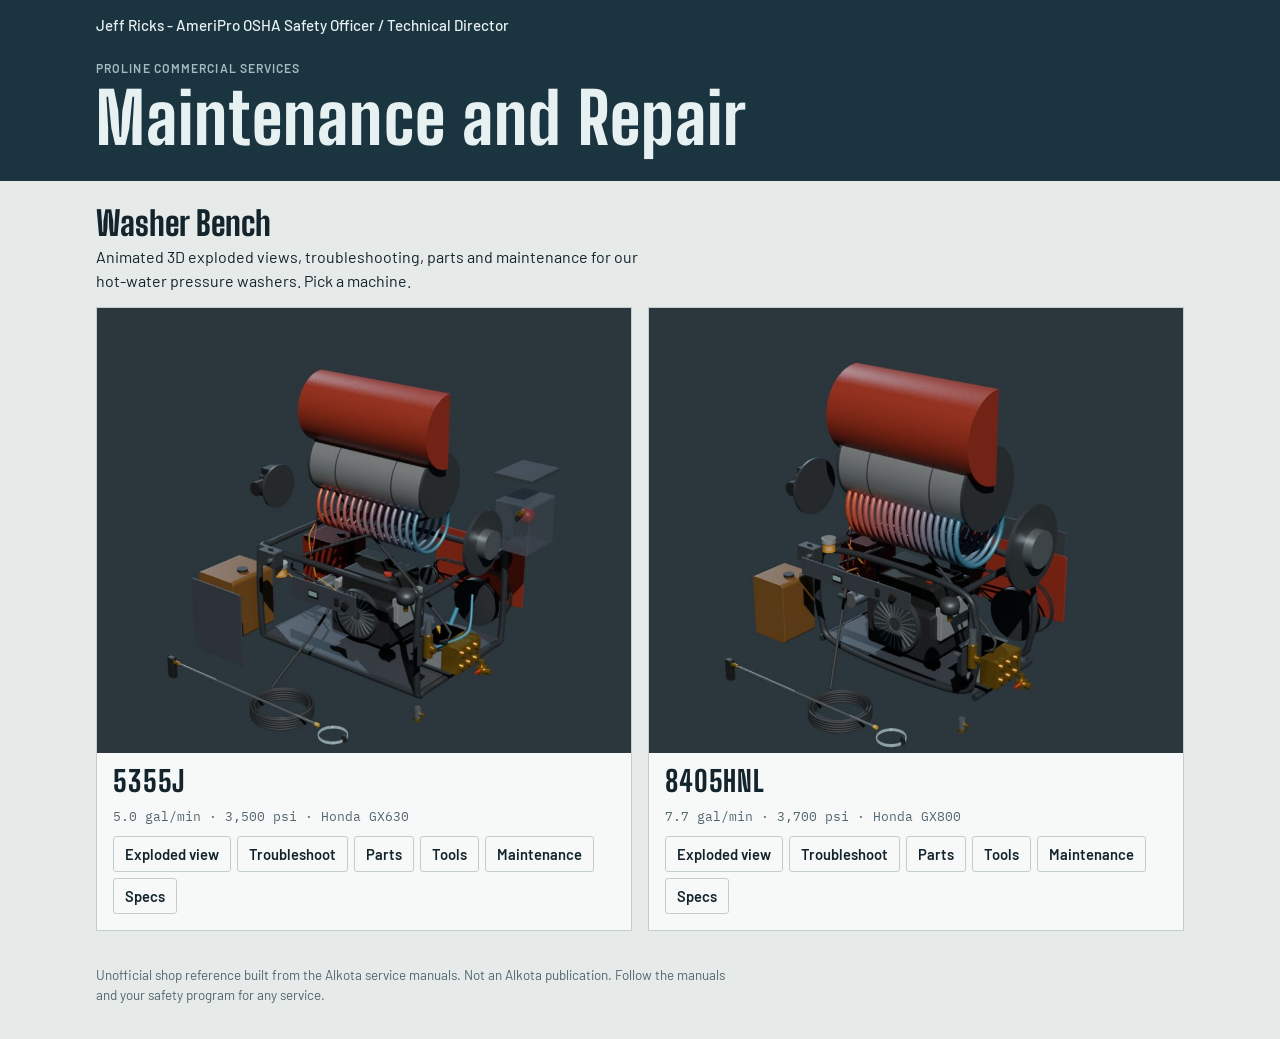
<file: index.html>
<!doctype html>
<html lang="en">
<head>
<meta charset="utf-8">
<meta name="viewport" content="width=device-width,initial-scale=1,viewport-fit=cover">
<title>PCS Maintenance and Repair</title>
<meta name="description" content="Proline Commercial Services maintenance and repair tools.">
<link rel="preconnect" href="https://fonts.googleapis.com">
<link rel="stylesheet" href="https://fonts.googleapis.com/css2?family=Barlow:wght@400;500;600&family=Big+Shoulders+Display:wght@700;800&family=IBM+Plex+Mono:wght@500&display=swap">
<style>
/* Same data-plate identity as Washer Bench: a stamped header, then one machine plate per unit. */
:root{--bg:#e6ebea;--panel:#f7f9f8;--ink:#13242c;--mute:#51656e;--line:#c2cdcf;--accent:#0a6a8e;--plate:#1b3540;--plate-ink:#e8f1f2;--plate-mute:#a3bbc2;--shot:#2d3a40;
 --display:"Big Shoulders Display","Arial Narrow",Impact,sans-serif;--body:"Barlow","Helvetica Neue",Arial,sans-serif;--mono:"IBM Plex Mono",ui-monospace,Menlo,monospace;color-scheme:light}
@media (prefers-color-scheme:dark){:root:not([data-theme="light"]){--bg:#0e1518;--panel:#162025;--ink:#e3ecee;--mute:#93a7af;--line:#2d3d44;--accent:#4db8de;--plate:#10262f;--plate-mute:#8fa9b1;color-scheme:dark}}
:root[data-theme="dark"]{--bg:#0e1518;--panel:#162025;--ink:#e3ecee;--mute:#93a7af;--line:#2d3d44;--accent:#4db8de;--plate:#10262f;--plate-mute:#8fa9b1;color-scheme:dark}
*{box-sizing:border-box}
body{margin:0;background:var(--bg);color:var(--ink);font:16px/1.5 var(--body)}
a{color:var(--accent)}
:focus-visible{outline:2px solid var(--accent);outline-offset:2px}
.wrap{max-width:1120px;margin:auto;padding-left:max(16px,env(safe-area-inset-left,0px));padding-right:max(16px,env(safe-area-inset-right,0px))}
header{background:var(--plate);color:var(--plate-ink);padding-block:calc(14px + env(safe-area-inset-top,0px)) 28px}
.lab{font-size:.76rem;letter-spacing:.09em;text-transform:uppercase;font-weight:600;color:var(--plate-mute)}
.byline{margin:0 0 22px;font-size:.95rem;font-weight:500;color:var(--plate-ink)}
h1,h2{font-family:var(--display);line-height:1;margin:0;text-wrap:balance}
h1{font-size:clamp(2.6rem,7vw,4.4rem);font-weight:800;letter-spacing:.015em;margin-top:6px}
main{padding-block:26px 20px}
.tool-head{display:flex;flex-wrap:wrap;gap:8px 22px;align-items:baseline;justify-content:space-between;margin-bottom:14px}
.tool-head h2{font-size:2.1rem;font-weight:800}
.tool-head p{margin:4px 0 0;max-width:62ch}
.open{font-weight:600;white-space:nowrap}
.units{display:grid;grid-template-columns:repeat(2,minmax(0,1fr));gap:16px}
.unit{background:var(--panel);border:1px solid var(--line);display:flex;flex-direction:column;min-width:0}
.unit>a.shot{display:block;background:var(--shot)}
.unit img{display:block;width:100%;height:auto;aspect-ratio:1200/1000;object-fit:cover}
.body{padding:14px 16px 16px;display:flex;flex-direction:column;gap:10px}
.body h3{font:800 1.8rem/1 var(--display);letter-spacing:.03em;margin:0}
.body h3 a{color:inherit;text-decoration:none}
.body h3 a:hover{color:var(--accent)}
.data{margin:0;font-family:var(--mono);font-size:.84rem;color:var(--mute);font-variant-numeric:tabular-nums}
ul{list-style:none;margin:0;padding:0;display:flex;flex-wrap:wrap;gap:6px}
li a{display:block;padding:6px 11px;border:1px solid var(--line);border-radius:3px;color:var(--ink);text-decoration:none;font-weight:600;font-size:.92rem}
li a:hover{border-color:var(--accent);color:var(--accent)}
footer{padding-block:14px 34px;color:var(--mute);font-size:.84rem}
footer p{max-width:80ch;margin:0}
@media (max-width:680px){.units{grid-template-columns:minmax(0,1fr)}}
</style>
</head>
<body>
<header><div class="wrap">
 <p class="byline">Jeff Ricks - AmeriPro OSHA Safety Officer / Technical Director</p>
 <div class="lab">Proline Commercial Services</div>
 <h1>Maintenance and Repair</h1>
</div></header>
<main class="wrap">
 <div class="tool-head"><div><h2>Washer Bench</h2><p>Animated 3D exploded views, troubleshooting, parts and maintenance for our hot-water pressure washers. Pick a machine.</p></div></div>
 <div class="units">
  <article class="unit"><a class="shot" href="washer/?m=5355J#view" aria-label="Open the 5355J"><img src="assets/5355J.jpg" alt="Exploded 3D model of the 5355J pressure washer" loading="lazy"></a>
   <div class="body"><h3><a href="washer/?m=5355J#view">5355J</a></h3><p class="data">5.0 gal/min · 3,500 psi · Honda GX630</p>
   <ul><li><a href="washer/?m=5355J#view">Exploded view</a></li><li><a href="washer/?m=5355J#troubleshoot">Troubleshoot</a></li><li><a href="washer/?m=5355J#parts">Parts</a></li><li><a href="washer/?m=5355J#tools">Tools</a></li><li><a href="washer/?m=5355J#maintenance">Maintenance</a></li><li><a href="washer/?m=5355J#specs">Specs</a></li></ul></div></article>
  <article class="unit"><a class="shot" href="washer/?m=8405HNL#view" aria-label="Open the 8405HNL"><img src="assets/8405HNL.jpg" alt="Exploded 3D model of the 8405HNL pressure washer" loading="lazy"></a>
   <div class="body"><h3><a href="washer/?m=8405HNL#view">8405HNL</a></h3><p class="data">7.7 gal/min · 3,700 psi · Honda GX800</p>
   <ul><li><a href="washer/?m=8405HNL#view">Exploded view</a></li><li><a href="washer/?m=8405HNL#troubleshoot">Troubleshoot</a></li><li><a href="washer/?m=8405HNL#parts">Parts</a></li><li><a href="washer/?m=8405HNL#tools">Tools</a></li><li><a href="washer/?m=8405HNL#maintenance">Maintenance</a></li><li><a href="washer/?m=8405HNL#specs">Specs</a></li></ul></div></article>
 </div>
</main>
<footer class="wrap"><p>Unofficial shop reference built from the Alkota service manuals. Not an Alkota publication. Follow the manuals and your safety program for any service.</p></footer>
</body>
</html>
</file>
